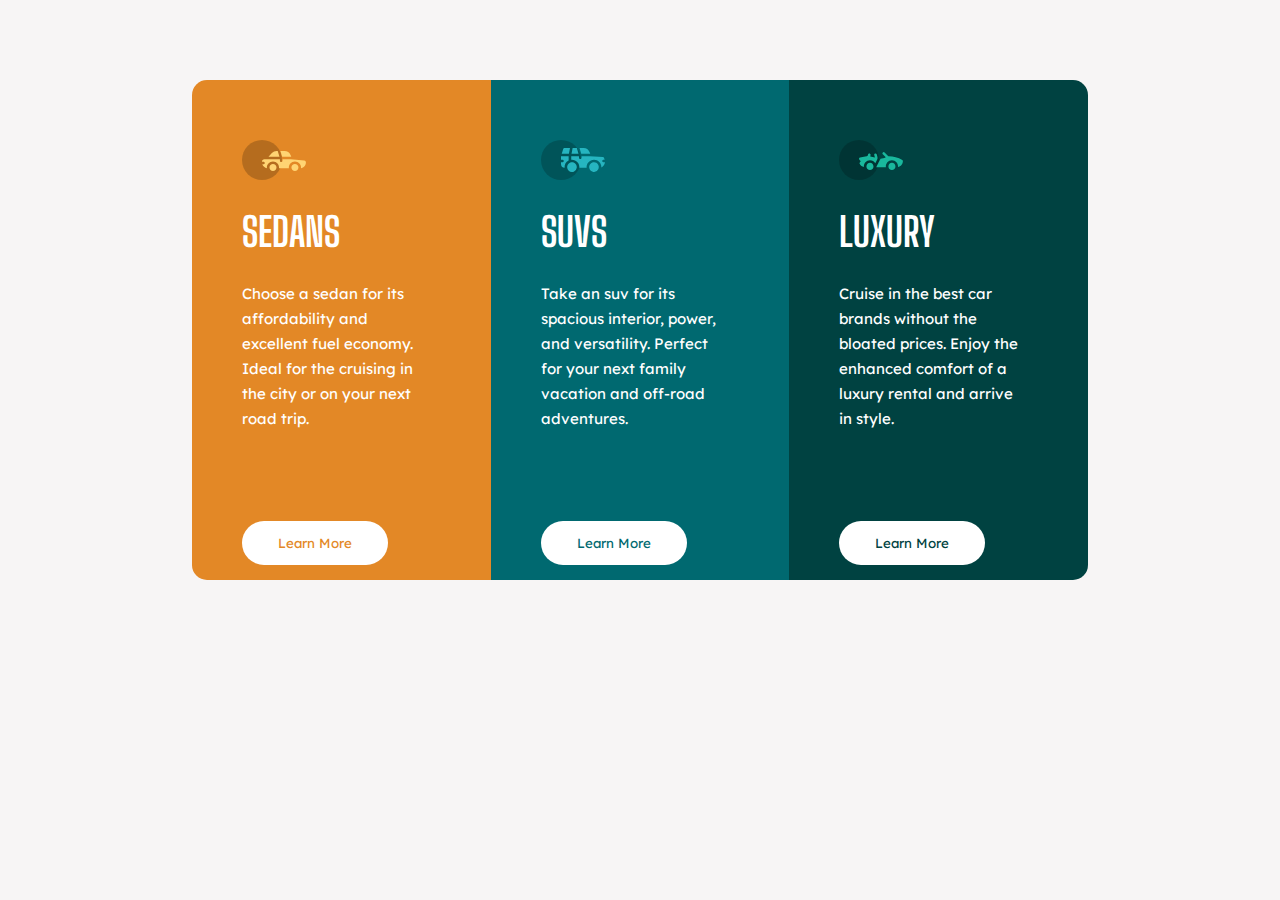
<file: index.html>
<!DOCTYPE html>
<html lang="en">

<head>
    <meta charset="UTF-8">
    <meta http-equiv="X-UA-Compatible" content="IE=edge">
    <meta name="viewport" content="width=device-width, initial-scale=1.0">
    <style>
        @import url('https://fonts.googleapis.com/css2?family=Big+Shoulders+Display:wght@700&display=swap');
    </style>
    <style>
        @import url('https://fonts.googleapis.com/css2?family=Lexend+Deca&family=Open+Sans:wght@700&display=swap');
    </style>
    <title>Grid</title>
    <link rel="stylesheet" href="./style.css">
</head>

<body>
    <div class="container">
        <div class="sedans">
            <img src="./icon-sedans.svg" alt="">
            <h1>SEDANS</h1>
            <P>Choose a sedan for its affordability and excellent fuel economy. Ideal for the cruising in the city or on
                your next road trip.</P>
            
            <button class="sedansbut"><a href="./grid.html">Learn More</a></button>
        </div>
        <div class="suvs">
            <img src="./icon-suvs.svg" alt="">
            <h1>SUVS</h1>
            <P>Take an suv for its spacious interior, power, and versatility. Perfect for your next family vacation and
                off-road adventures.</P>
            <button class="suvsbut">Learn More</button>
        </div>
        <div class="luxury">
            <img src="./icon-luxury.svg" alt="">
            <h1>LUXURY</h1>
            <P>Cruise in the best car brands without the bloated prices. Enjoy the enhanced comfort of a luxury rental
                and arrive in style.</P>
            <button class="luxurybut">Learn More</button>
        </div>

    </div>

</body>

</html>
</file>
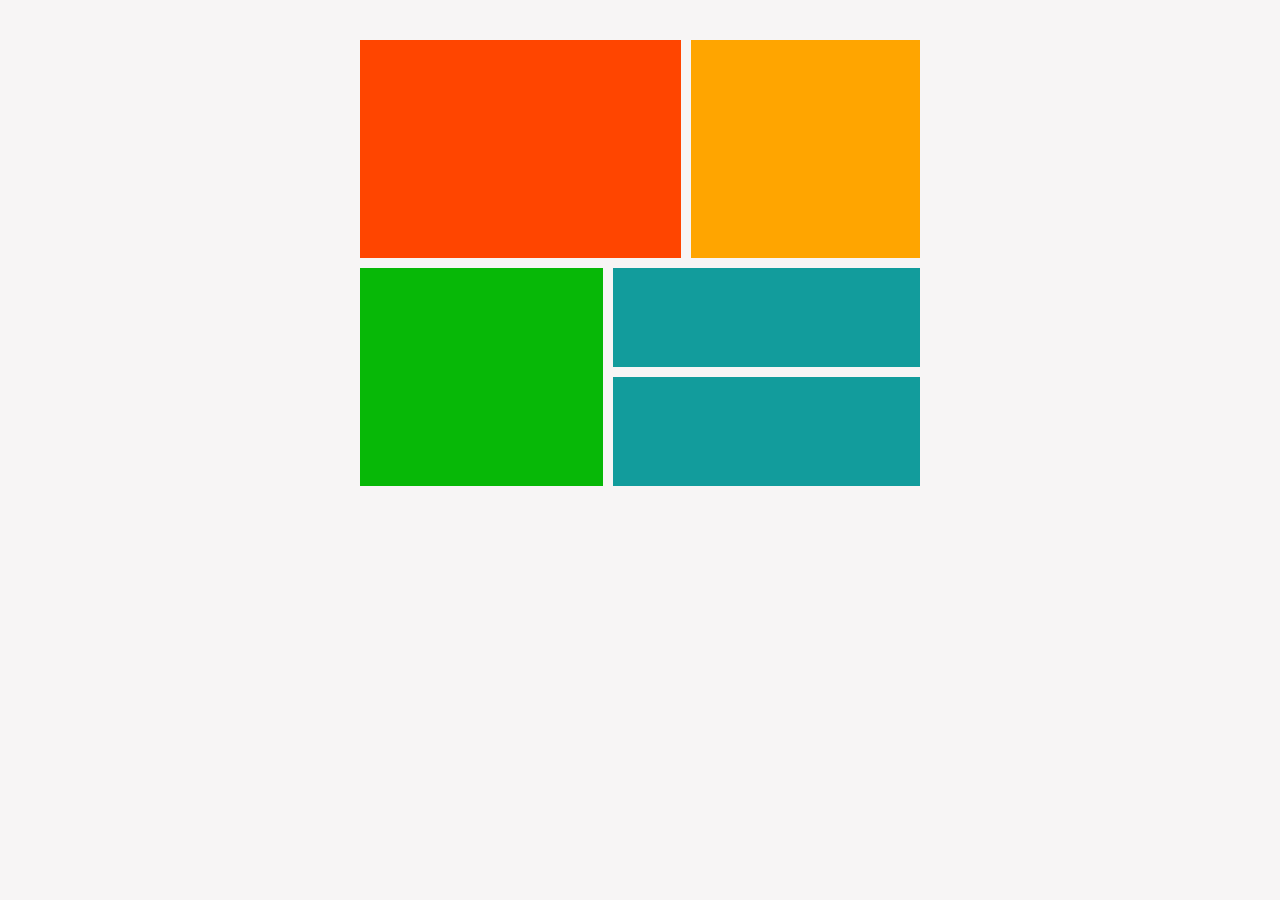
<file: grid.html>
<!DOCTYPE html>
<html lang="en">

<head>
    <meta charset="UTF-8">
    <meta http-equiv="X-UA-Compatible" content="IE=edge">
    <meta name="viewport" content="width=device-width, initial-scale=1.0">
    <style>
        @import url('https://fonts.googleapis.com/css2?family=Big+Shoulders+Display:wght@700&display=swap');
    </style>
    <style>
        @import url('https://fonts.googleapis.com/css2?family=Lexend+Deca&family=Open+Sans:wght@700&display=swap');
    </style>
    <title>Grid</title>
    <link rel="stylesheet" href="./grid.css">
</head>

<body>
    <div class="container">
        <div class="a">a</div>
        <div class="b"><b></b></div>
        <div class="c">c</div>
        <div class="d">d</div>
        <div class="e">e</div>
    </div>
    </div>

</body>

</html>
</file>
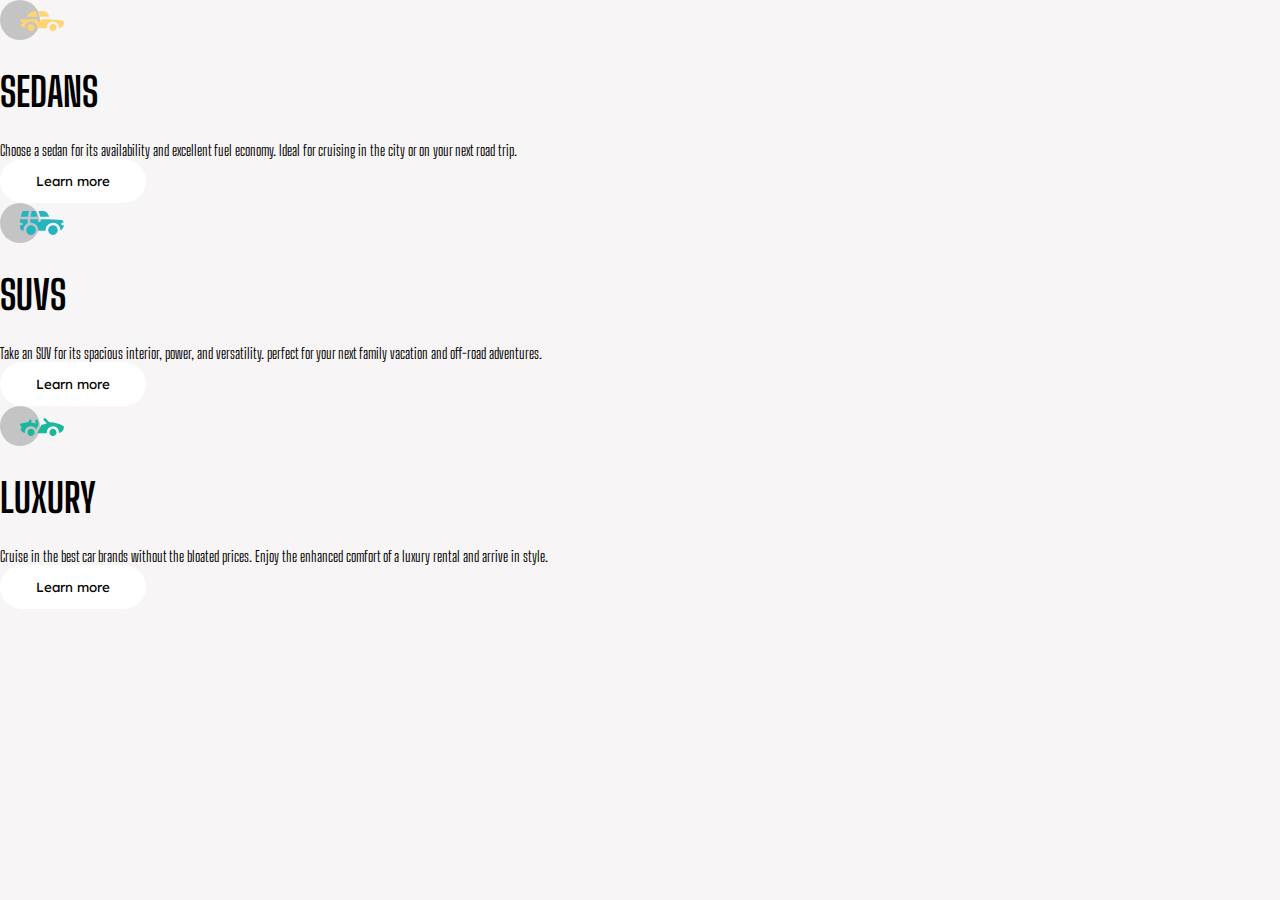
<file: index - Copy.html>
<!DOCTYPE html>
<html lang="en">
<head>
    <meta charset="UTF-8">
    <meta http-equiv="X-UA-Compatible" content="IE=edge">
    <meta name="viewport" content="width=device-width, initial-scale=1.0">
    <link href="https://fonts.googleapis.com/css2?family=Big+Shoulders+Display:wght@700&family=Lexend+Deca&display=swap" rel="stylesheet">
    <link rel="stylesheet" href="style.css">
    <title>Flexbox card</title>
</head>
<body>
<div class = "flexbox">
    <div class = "box1">
        <img src="icon-sedans.svg">
        <h1 id="heading">SEDANS</h1>
        <div>Choose a sedan for its availability and excellent fuel economy. Ideal for cruising in the city or on your next road trip.</div>
        <a href="grid.html"><button class="submit">Learn more</button></a>
    </div>
    <div class = "box2">
        <img src="icon-suvs.svg"> 
        <h1 id="heading">SUVS</h1>
        <div> Take an SUV for its spacious interior, power, and versatility. perfect for your next family vacation and off-road adventures.</div>
        <a href="grid.html"><button class="submit">Learn more</button></a>
    </div>
    <div class = "box3">
        <img src="icon-luxury.svg">
        <h1 id="heading">LUXURY</h1>
        <div>Cruise in the best car brands without the bloated prices. Enjoy the enhanced comfort of a luxury rental and arrive in style.</div>
        <a href="grid.html"><button class="submit">Learn more</button></a>
    </div>
</div>
</body>
</html>
</file>
<file: style.css>
* {
    margin: 0;
    padding: 0;
    box-sizing: border-box;
}

body {
    background-color: rgb(247, 245, 245);

    font-family: 'Big Shoulders Display',
        cursive;
    font-size: 15px;


}

.container {
    display: flex;
    justify-content: center;
    align-items: center;
    width: 70%;
    margin: auto;
    margin-top: 80px;
    color: white;

}

.sedans {
    height: 500px;
    background-color: hsl(31, 77%, 52%);
    padding: 60px 60px 40px 50px;
    flex: 33%;
    border-radius: 15px 0px 0px 15px;
}

h1 {
    font-size: 40px;
    padding: 25px 0;

}

p {
    font-family: 'Lexend Deca',
        sans-serif;
    line-height: 25px;
    padding-bottom: 90px;

}


.suvs {
    height: 500px;
    background-color: hsl(184, 100%, 22%);
    padding: 60px 60px 40px 50px;
    flex: 33%;
}

.luxury {
    height: 500px;
    background-color: hsl(179, 100%, 13%);
    padding: 60px 60px 40px 50px;
    flex: 33%;
    border-radius: 0px 15px 15px 0px;
}

button {
    background-color: white;
    padding: 13px 35px;
    text-align: center;
    font-family: 'Lexend Deca',
        sans-serif;
    border-radius: 25px;
    border: thin solid transparent;
    cursor: pointer;

}

button:hover {
    transform: scale(1.05);

}

.luxurybut {
    color: hsl(179, 100%, 13%);
    border-radius: 1px solid hsl(180, 95%, 7%);
}

.sedansbut {
    color: hsl(31, 77%, 52%);
    border-radius: 1px solid hsl(31, 67%, 42%);
}

.suvsbut {
    color: hsl(184, 100%, 22%);
    border-radius: 1px solid hsl(184, 98%, 16%);
}
a{
    text-decoration: none;
    color: hsl(31, 77%, 52%);
}






@media screen and (max-width: 375px) {
    .container {
        /* flex-wrap: wrap; */
        flex-direction: column;
        width: 100%;
        margin: auto;
        margin-top: 30px;
        padding: 40px 0px;


    }

    .sedans {
        border-radius: 0;
        text-align: center;
        border-radius: 10px 10px 0 0;

    }

    .suvs {
        border-radius: 0;
        text-align: center;
    }

    .luxury {
        border-radius: 0;
        text-align: center;
        border-radius: 0 0 10px 10px;
    }

}
</file>
<file: grid.css>
* {
    margin: 0;
    padding: 0;
    box-sizing: border-box;
}

body {
    background-color: rgb(247, 245, 245);

    font-family: 'Big Shoulders Display',
        cursive;
    font-size: 15px;


}

.container {
    width: 50%;
    padding: 40px;
    display: grid;
    grid-template-areas: 
    'a a a a a a a a b b b'
    'a a a a a a a a b b b'
    'a a a a a a a a b b b'
    'c c c c d d d d d d d'
    'c c c c d d d d d d d'
    'c c c c e e e e e e e'
    'c c c c e e e e e e e'
    'c c c c e e e e e e e'
    ;
    /* justify-content: center;
    align-items: center; */
    margin: auto;
    gap: 10px;
    color: transparent;
    

}

.a{
    grid-area: a;
    padding: 100px;
    background-color: orangered;
}
.b {
    grid-area: b;
    padding: 100px;
    background-color: orange;
}
.c {
    grid-area: c;
    padding: 100px;
    background-color: rgb(7, 184, 7);
}
.d {
    grid-area: d;
    padding: 30px;
    background-color: rgb(18, 156, 156);
}
.e{
    grid-area: e;
    padding: 30px;
    background-color: rgb(18, 156, 156);

}
</file>
